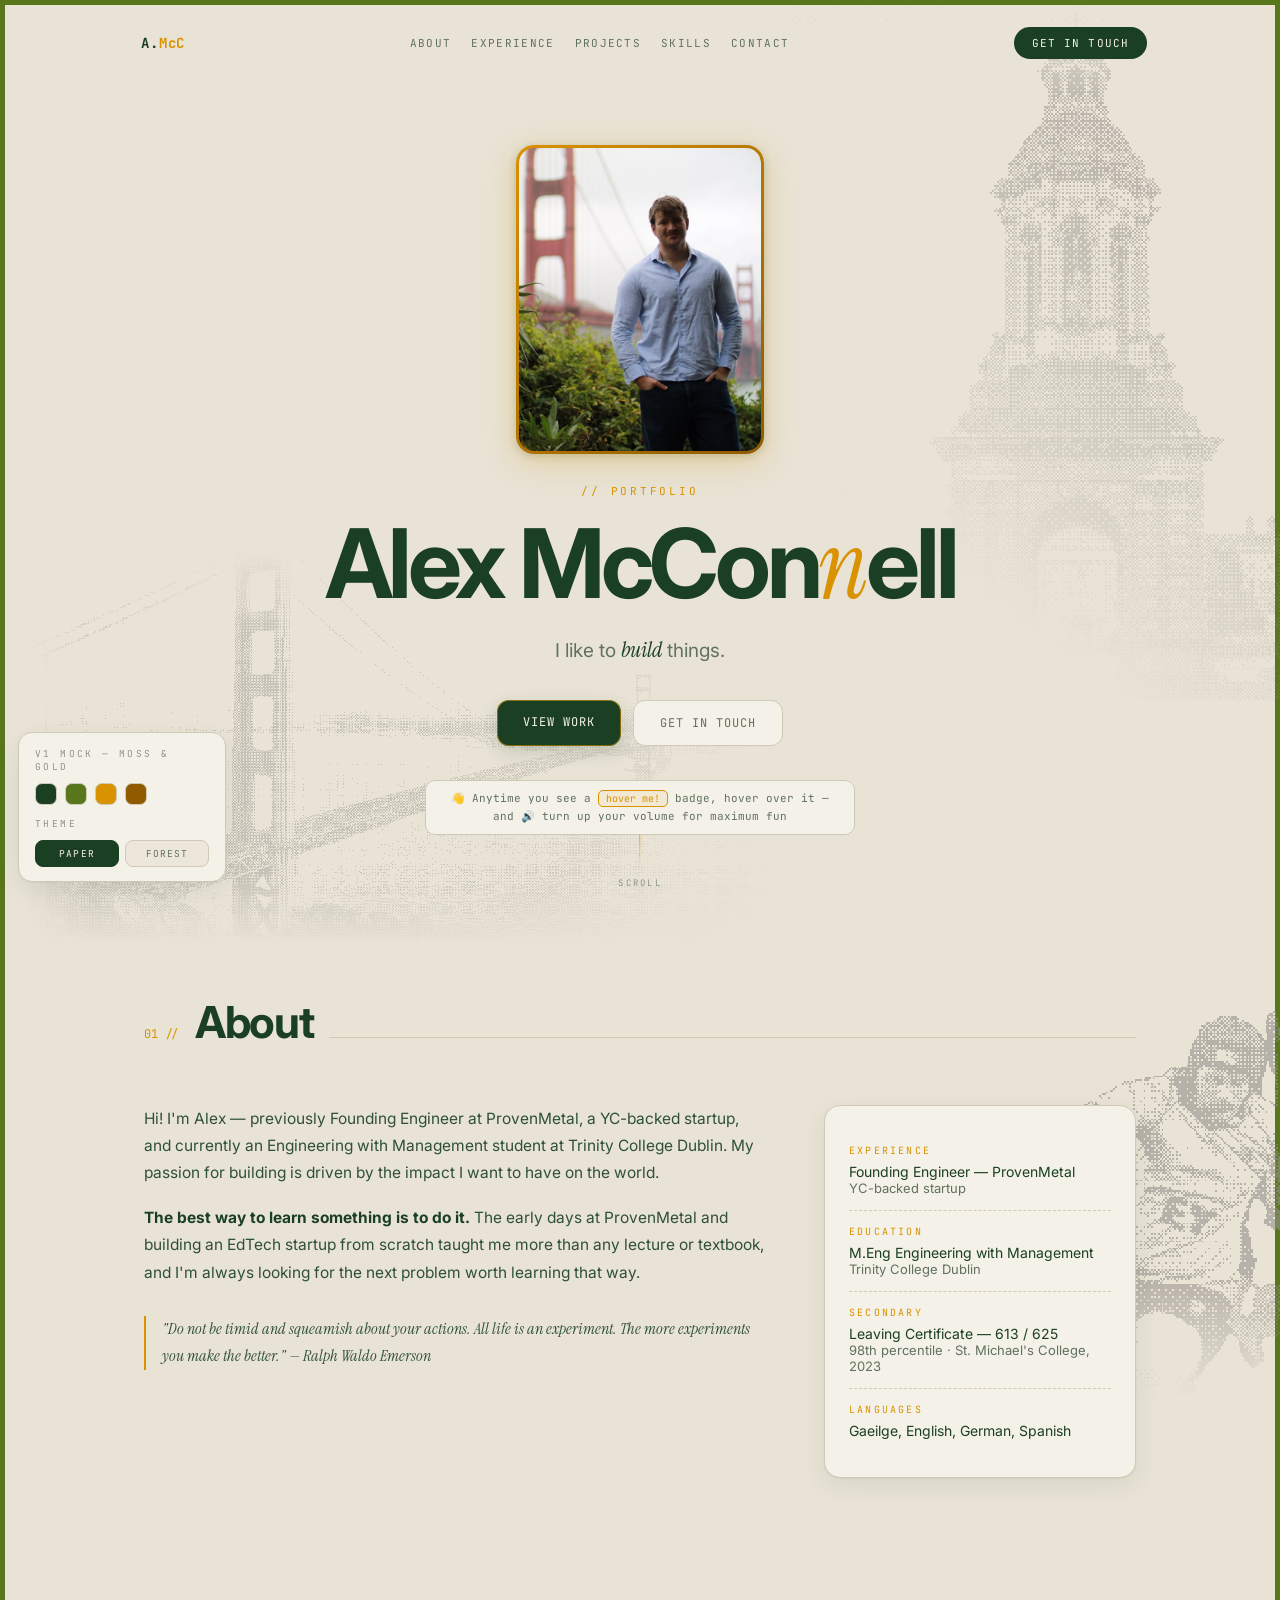
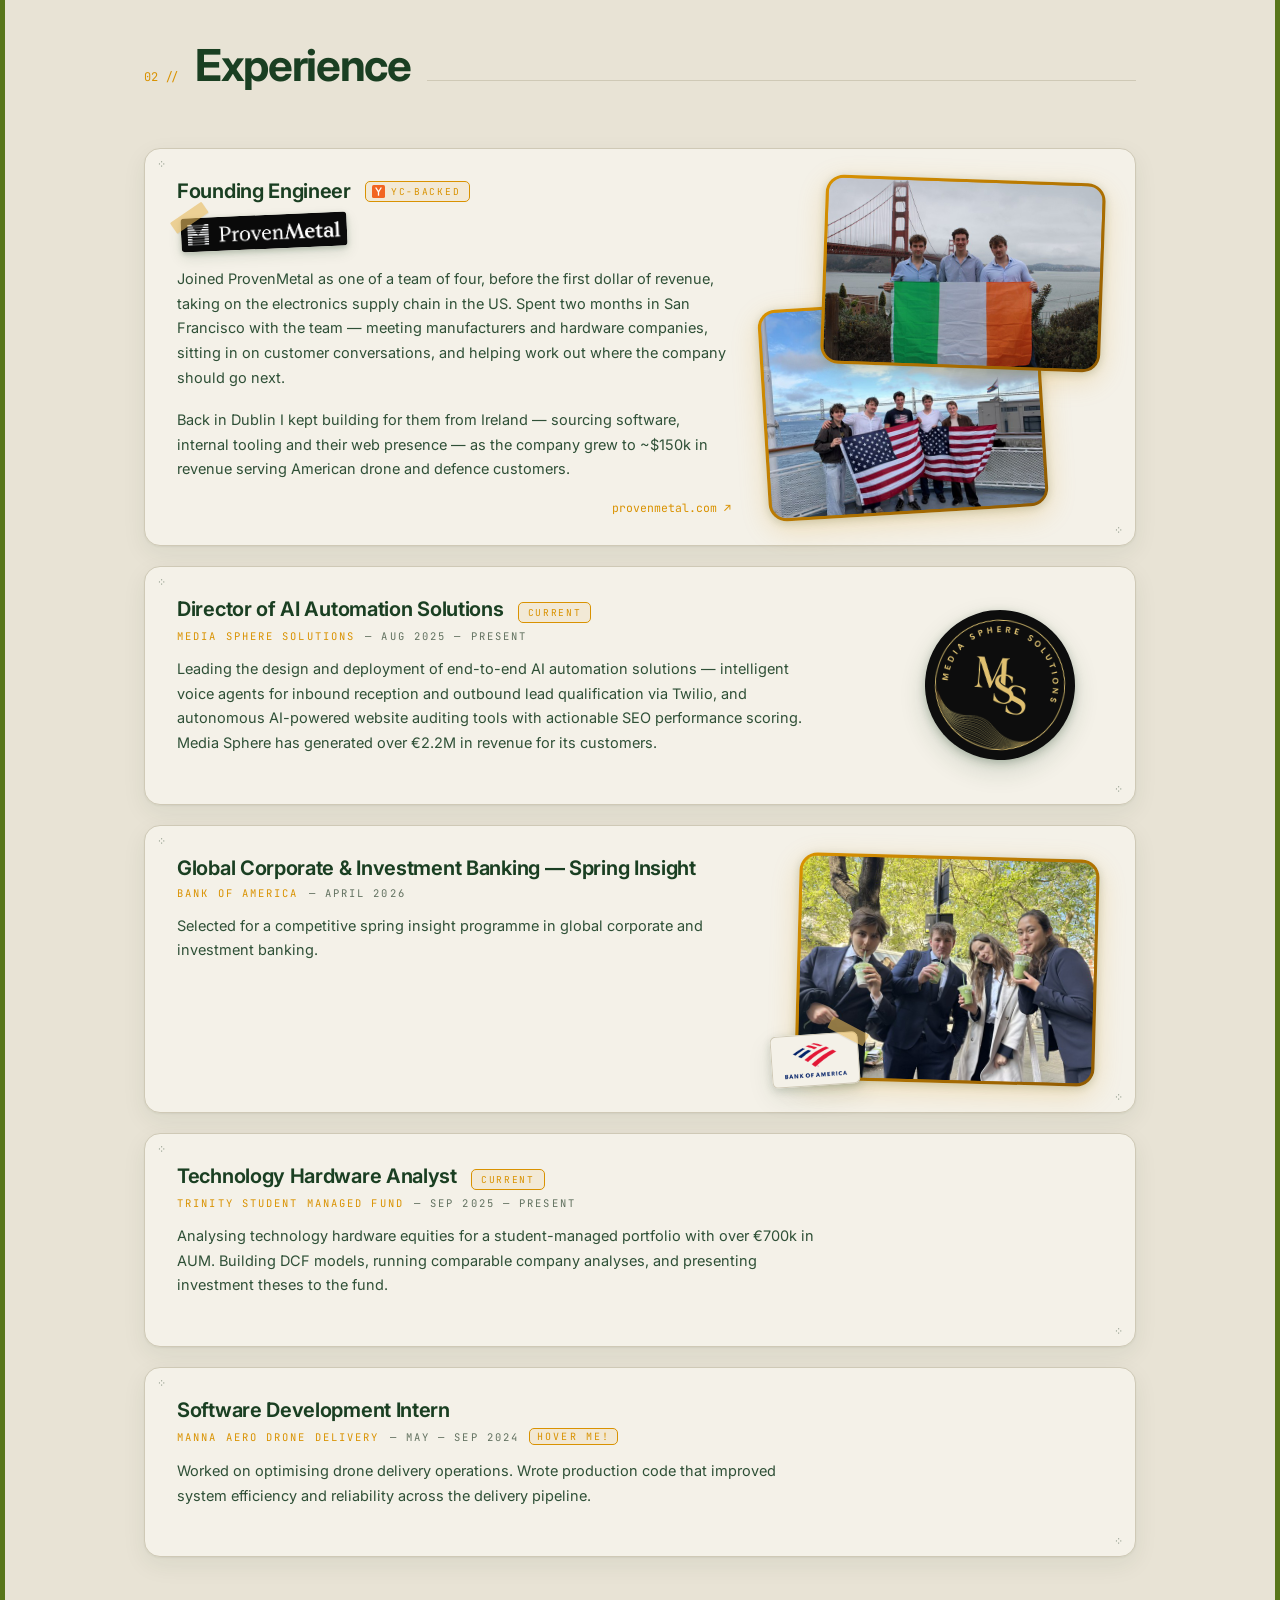
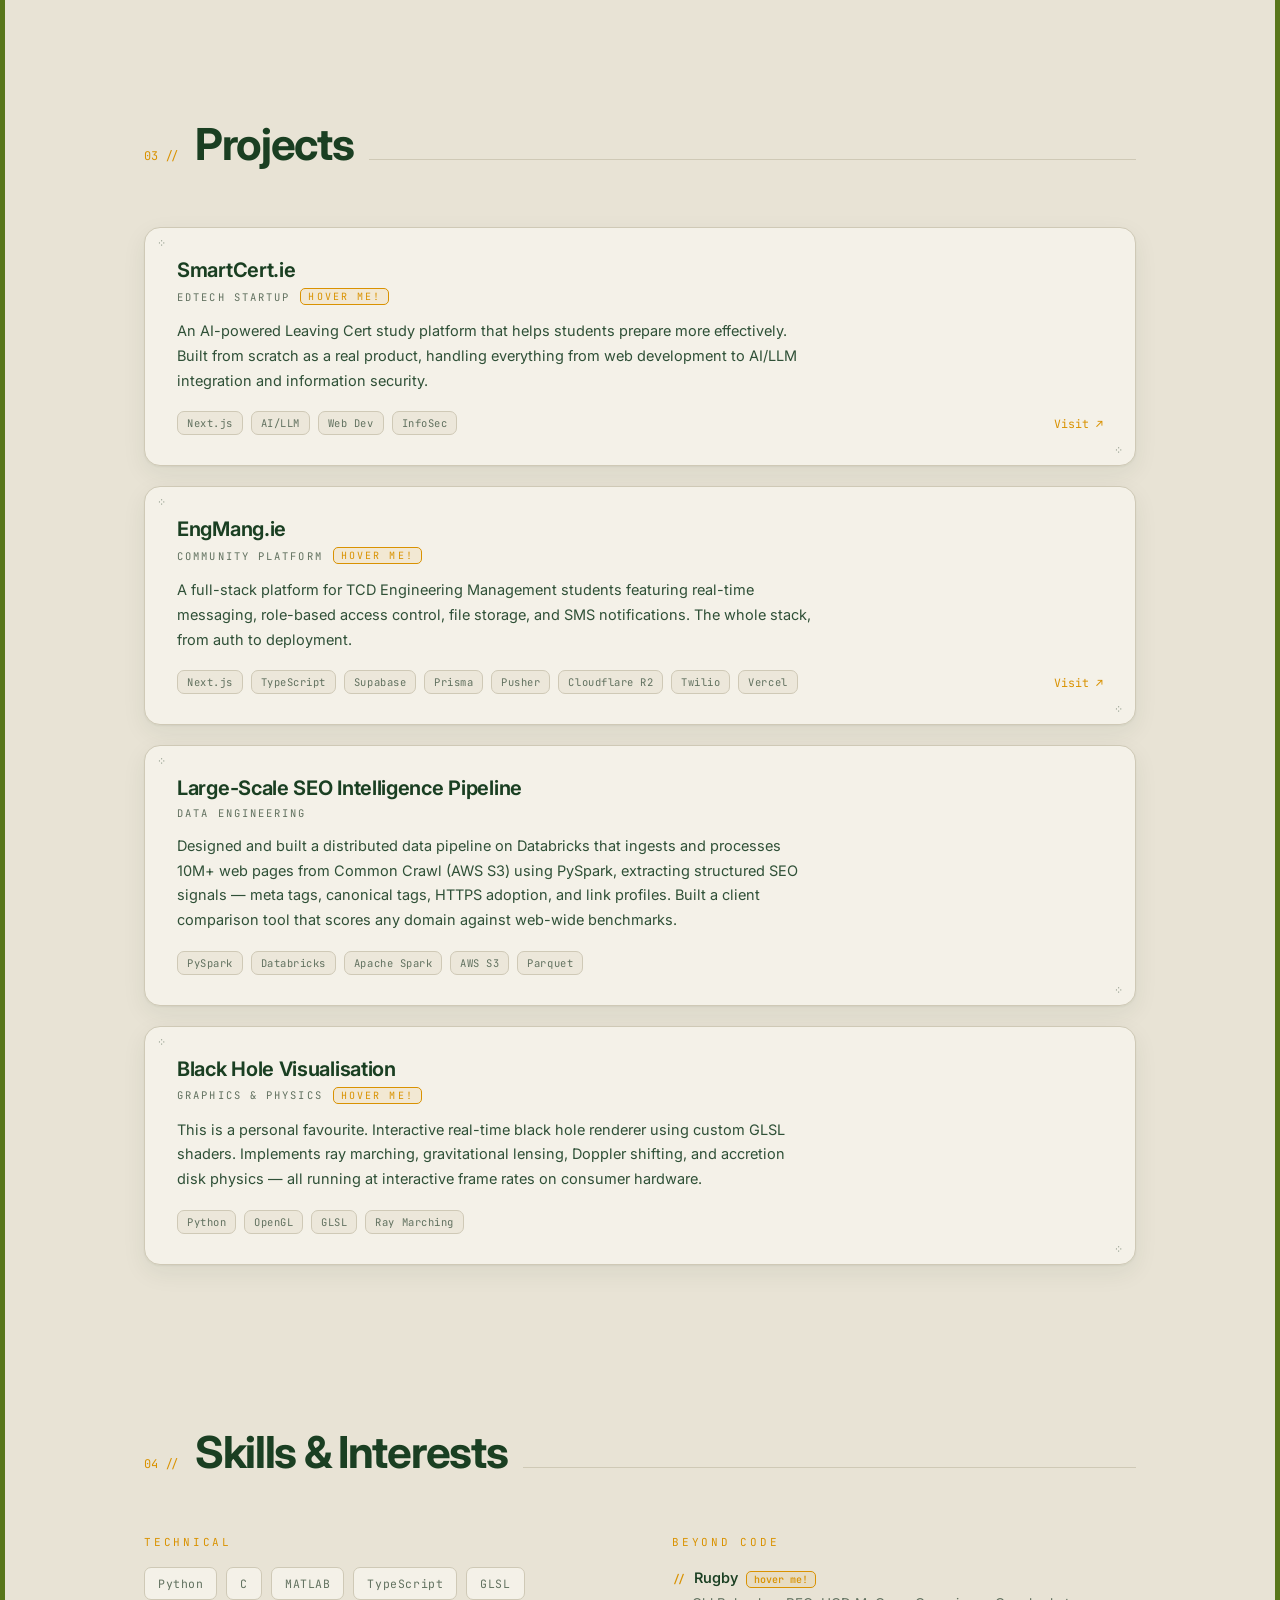
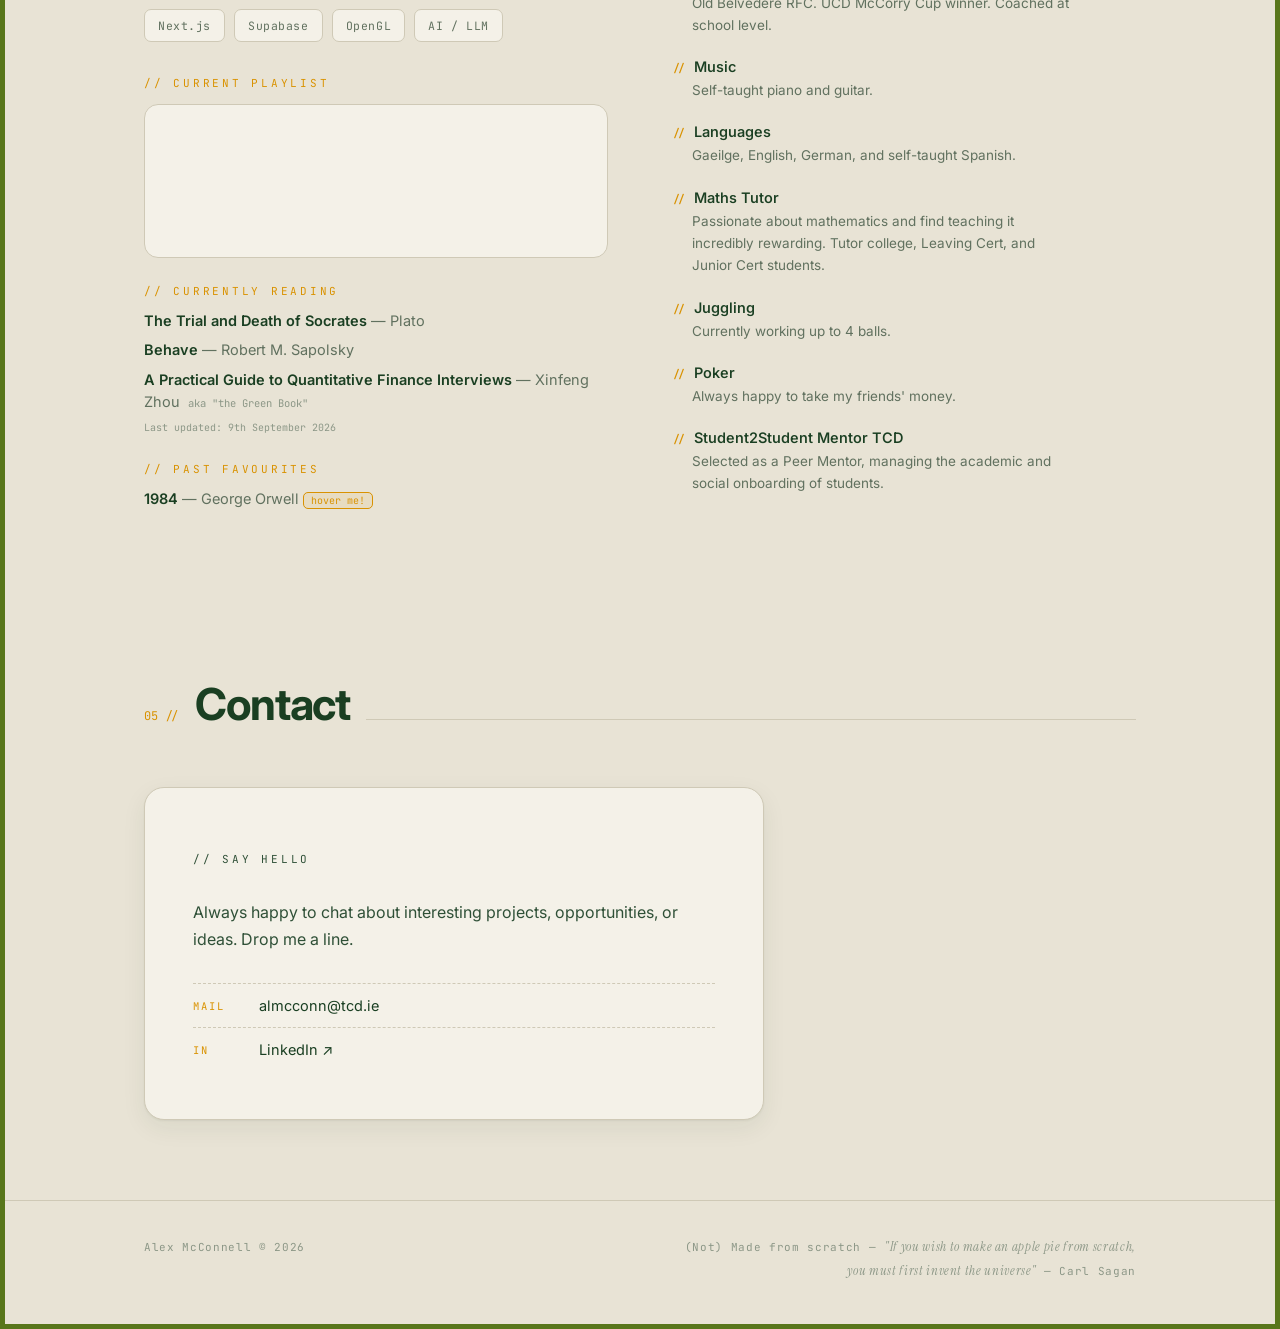
<file: mockup/index.html>
<!DOCTYPE html>
<html lang="en" data-theme="light">
<head>
<meta charset="UTF-8" />
<meta name="viewport" content="width=device-width, initial-scale=1.0" />
<title>Alex McConnell — v1 style mock</title>
<link rel="preconnect" href="https://fonts.googleapis.com" />
<link rel="preconnect" href="https://fonts.gstatic.com" crossorigin />
<link href="https://fonts.googleapis.com/css2?family=Inter:ital,opsz,wght@0,14..32,400..800;1,14..32,400..600&family=JetBrains+Mono:wght@400;500;700&family=Instrument+Serif:ital@0;1&display=swap" rel="stylesheet" />
<style>
  /* ---------- palette ---------- */
  :root {
    --font-mono: "JetBrains Mono", ui-monospace, monospace;
    --font-body: "Inter", -apple-system, system-ui, sans-serif;
    --font-serif: "Instrument Serif", Georgia, serif;
  }

  /* Moss & gold palette: #1A3F22 / #58761B / #D99201 / #905A01 (+ cream paper as the neutral) */
  :root {
    --accent: #d99201;   /* gold */
    --tan: #905a01;      /* bronze — gradient partner to the gold */
    --moss: #58761b;
  }

  html[data-theme="light"] {
    --bg: #e8e3d5;
    --surface: #f4f1e8;
    --surface-2: #ece7da;
    --ink: #1a3f22;
    --ink-soft: #2f5037;
    --muted: #61715f;
    --faint: #8c9787;
    --line: #cfc9b6;
    --btn-bg: #1a3f22;
    --btn-ink: #f4f1e8;
    --frame: var(--moss);
    --art-opacity: 0.65;
    --card-shadow: 0 1px 2px rgba(26,63,34,.06), 0 8px 24px rgba(26,63,34,.07);
  }

  /* forest: the palette's deep green as the page itself */
  html[data-theme="term"] {
    --bg: #1a3f22;
    --surface: #234a2c;
    --surface-2: #1f4527;
    --ink: #efe9dc;
    --ink-soft: #d9d3c4;
    --muted: #a9b6a2;
    --faint: #7e9079;
    --line: #305a39;
    --btn-bg: #d99201;
    --btn-ink: #1a3f22;
    --frame: var(--accent);
    --art-opacity: 0.4;
    --card-shadow: 0 1px 2px rgba(0,0,0,.35), 0 8px 24px rgba(0,0,0,.3);
  }

  html { --accent-ui: var(--accent); --accent-bright: var(--tan); }

  /* ---------- base ---------- */
  * { margin: 0; padding: 0; box-sizing: border-box; }
  html { scroll-behavior: smooth; }
  body {
    background: var(--bg);
    color: var(--ink);
    font-family: var(--font-body);
    overflow-x: hidden;
    border: 5px solid var(--frame);   /* page frame, like the ref */
    min-height: 100vh;
    transition: background .3s, color .3s;
  }
  ::selection { background: var(--accent-ui); color: var(--bg); }
  a { color: inherit; text-decoration: none; }
  .mono { font-family: var(--font-mono); }

  .label {
    font-family: var(--font-mono);
    font-size: 11px;
    letter-spacing: .25em;
    text-transform: uppercase;
    color: var(--accent-ui);
  }
  .wrap { max-width: 1040px; margin: 0 auto; padding: 0 24px; }
  section { position: relative; padding: 80px 0; }

  /* ---------- dithered background art ---------- */
  .art {
    position: absolute; pointer-events: none; z-index: 0;
    opacity: var(--art-opacity);
    image-rendering: pixelated;
  }
  /* Trinity Campanile — top right of the hero */
  .art-campanile {
    top: 0; right: -50px; width: min(540px, 44vw);
    opacity: calc(var(--art-opacity) * .8);
    -webkit-mask-image: linear-gradient(215deg, #000 30%, transparent 78%), linear-gradient(transparent, #000 14%);
            mask-image: linear-gradient(215deg, #000 30%, transparent 78%), linear-gradient(transparent, #000 14%);
    -webkit-mask-composite: source-in;
            mask-composite: intersect;
  }
  /* Golden Gate — bottom-left of the hero, kept clear of the Campanile on the right */
  .art-bridge {
    bottom: -30px; left: 20px; width: min(874px, 60vw);
    opacity: calc(var(--art-opacity) * .6);
    -webkit-mask-image: linear-gradient(transparent 0%, #000 22%, #000 82%, transparent 100%), linear-gradient(90deg, transparent 0%, #000 8%, #000 58%, transparent 100%);
            mask-image: linear-gradient(transparent 0%, #000 22%, #000 82%, transparent 100%), linear-gradient(90deg, transparent 0%, #000 8%, #000 58%, transparent 100%);
    -webkit-mask-composite: source-in;
            mask-composite: intersect;
  }
  /* Alex mid-tackle — beside the About fact card, bleeding off the right edge */
  .art-rugby {
    top: 96px; right: -30px; width: min(300px, 21vw);
    opacity: calc(var(--art-opacity) * .9);
    -webkit-mask-image: linear-gradient(#000 58%, transparent 84%);
            mask-image: linear-gradient(#000 58%, transparent 84%);
  }
  .art-corner {
    bottom: -140px; right: -220px; width: 780px;
    opacity: calc(var(--art-opacity) * .6);
    -webkit-mask-image: linear-gradient(200deg, #000 40%, transparent 85%);
            mask-image: linear-gradient(200deg, #000 40%, transparent 85%);
  }
  .pixel-star { position: absolute; font-family: var(--font-mono); color: var(--faint); user-select: none; pointer-events: none; }

  /* ---------- nav ---------- */
  nav { position: fixed; top: 14px; left: 0; right: 0; z-index: 40; display: flex; flex-direction: column; align-items: center; gap: 0; }
  .nav-pill {
    display: flex; align-items: center; justify-content: space-between; gap: 26px;
    width: min(1040px, calc(100vw - 44px));
    background: transparent;
    border: 1px solid transparent;
    border-radius: 999px;
    padding: 12px 12px 12px 20px;
    box-shadow: none;
    transition: width .7s ease-in-out, background .7s ease-in-out,
                border-color .7s ease-in-out, box-shadow .7s ease-in-out,
                padding .7s ease-in-out, backdrop-filter .7s ease-in-out;
  }
  .nav-pill.scrolled {
    width: min(660px, calc(100vw - 44px));
    background: color-mix(in srgb, var(--surface) 82%, transparent);
    backdrop-filter: blur(14px);
    border-color: var(--line);
    box-shadow: var(--card-shadow);
    padding: 8px 10px 8px 18px;
  }
  .nav-logo { font-family: var(--font-mono); font-weight: 700; font-size: 14px; letter-spacing: .06em; }
  .nav-logo span { color: var(--accent-ui); }
  .nav-links { display: flex; gap: 20px; }
  .nav-links a {
    font-family: var(--font-mono); font-size: 11px; letter-spacing: .12em; text-transform: uppercase;
    color: var(--muted); transition: color .2s;
  }
  .nav-links a:hover { color: var(--accent-ui); }
  .nav-cta {
    font-family: var(--font-mono); font-size: 11px; letter-spacing: .1em; text-transform: uppercase;
    background: var(--btn-bg); color: var(--btn-ink);
    padding: 9px 18px; border-radius: 999px;
  }

  /* ---------- hero ---------- */
  .hero { min-height: 100vh; display: flex; align-items: center; justify-content: center; text-align: center; padding: 140px 0 80px; }
  .hero-inner { position: relative; z-index: 1; max-width: 940px; padding: 0 24px; }
  /* name breaks onto two lines only when it can't fit on one */
  @media (min-width: 900px) { h1 .brk { display: none; } }
  h1 {
    font-size: clamp(52px, 9vw, 96px);
    font-weight: 700; letter-spacing: -.045em; line-height: .98;
    margin: 18px 0 22px;
  }
  h1 .serif { font-family: var(--font-serif); font-style: italic; font-weight: 400; letter-spacing: -.02em; color: var(--accent-ui); }
  .hero-sub { font-size: 19px; color: var(--muted); margin-bottom: 36px; }
  .hero-sub .serif { font-family: var(--font-serif); font-style: italic; font-size: 22px; color: var(--ink); }

  .btn-row { display: flex; gap: 12px; justify-content: center; margin-bottom: 34px; }
  .btn {
    font-family: var(--font-mono); font-size: 12px; letter-spacing: .08em; text-transform: uppercase;
    padding: 14px 26px; border-radius: 12px; position: relative; overflow: hidden;
    transition: transform .15s;
  }
  .btn:hover { transform: translateY(-1px); }
  .btn-primary {
    background: var(--btn-bg); color: var(--btn-ink);
    box-shadow:
      inset 0 0 0 1px color-mix(in srgb, var(--accent) 55%, transparent),
      inset 0 1px 0 rgba(255,255,255,.07),
      0 6px 18px rgba(26,63,34,.16);
  }
  .btn-primary:hover { box-shadow: inset 0 0 0 1px var(--accent), inset 0 1px 0 rgba(255,255,255,.07), 0 10px 24px rgba(26,63,34,.2); }
  html[data-theme="term"] .btn-primary {
    box-shadow: inset 0 0 0 1px rgba(26,63,34,.35), 0 6px 18px rgba(0,0,0,.3);
  }
  .btn-ghost { border: 1px solid var(--line); background: var(--surface); color: var(--muted); }
  .btn-ghost:hover { color: var(--accent-ui); border-color: var(--accent-ui); }

  .hint {
    display: inline-block; font-family: var(--font-mono); font-size: 11px; line-height: 1.7;
    color: var(--muted); background: var(--surface);
    border: 1px solid var(--line); border-radius: 10px; padding: 8px 14px; max-width: 430px;
  }
  .hover-badge {
    font-family: var(--font-mono); font-size: 10px; color: var(--accent-ui);
    border: 1px solid var(--accent-ui); border-radius: 5px; padding: 1px 7px;
    background: color-mix(in srgb, var(--accent-ui) 9%, transparent);
    white-space: nowrap;
  }

  .portrait {
    margin: 0 auto 30px; width: 248px; border-radius: 18px;
    padding: 3px; background: linear-gradient(135deg, var(--accent), var(--tan));
    box-shadow: 0 8px 32px rgba(217,146,1,.28), 0 2px 8px rgba(26,63,34,.2);
  }
  .portrait img {
    display: block; width: 100%; aspect-ratio: 4 / 5;
    object-fit: cover; border-radius: 15px;
  }

  .scroll-cue { position: absolute; bottom: 26px; left: 50%; transform: translateX(-50%); text-align: center; }
  .scroll-cue .bar { width: 1px; height: 44px; margin: 0 auto 8px; background: linear-gradient(var(--accent-ui), transparent); }

  /* ---------- section heading ---------- */
  .sec-head { display: flex; align-items: baseline; gap: 16px; margin-bottom: 56px; }
  .sec-head .num { font-family: var(--font-mono); font-size: 12px; color: var(--accent-ui); }
  .sec-head h2 { font-size: clamp(30px, 4.6vw, 44px); font-weight: 700; letter-spacing: -.03em; }
  .sec-head .rule { flex: 1; height: 1px; background: var(--line); }

  /* ---------- about ---------- */
  .about-grid { display: grid; grid-template-columns: 2fr 1fr; gap: 56px; position: relative; z-index: 1; }
  .about-copy p { color: var(--ink-soft); line-height: 1.75; font-size: 15.5px; margin-bottom: 18px; }
  .about-copy strong { color: var(--ink); }
  .quote { font-family: var(--font-serif); font-style: italic; font-size: 18.5px; color: var(--muted); border-left: 2px solid var(--accent-ui); padding-left: 16px; margin-top: 30px; }
  .fact-card { background: var(--surface); border: 1px solid var(--line); border-radius: 16px; padding: 24px; box-shadow: var(--card-shadow); height: fit-content; }
  .fact { padding: 14px 0; border-bottom: 1px dashed var(--line); }
  .fact:last-child { border-bottom: 0; }
  .fact .k { font-family: var(--font-mono); font-size: 10px; letter-spacing: .22em; text-transform: uppercase; color: var(--accent-ui); margin-bottom: 6px; }
  .fact .v { font-size: 14px; color: var(--ink); }
  .fact .s { font-size: 13px; color: var(--muted); }

  /* ---------- projects ---------- */
  .cards { display: flex; flex-direction: column; gap: 20px; position: relative; z-index: 1; }
  .card {
    position: relative; background: var(--surface); border: 1px solid var(--line);
    border-radius: 16px; padding: 30px 32px; box-shadow: var(--card-shadow);
    transition: border-color .25s, transform .2s;
  }
  .card:hover { border-color: color-mix(in srgb, var(--accent-ui) 55%, var(--line)); transform: translateY(-2px); }
  .card::before, .card::after {
    font-family: var(--font-mono); font-size: 11px; color: var(--faint); position: absolute;
    content: "⁘"; transition: color .25s;
  }
  .card::before { top: 8px; left: 12px; }
  .card::after  { bottom: 8px; right: 12px; }
  .card:hover::before, .card:hover::after { color: var(--accent-ui); }
  .card-top { display: flex; justify-content: space-between; align-items: baseline; gap: 16px; margin-bottom: 6px; }
  .card h3 { font-size: 20px; font-weight: 650; letter-spacing: -.015em; }
  .card .sub { font-family: var(--font-mono); font-size: 10.5px; letter-spacing: .2em; text-transform: uppercase; color: var(--muted); margin: 4px 0 14px; display: flex; gap: 10px; align-items: center; }
  .card .anno { font-family: var(--font-mono); font-size: 11px; color: var(--accent-ui); opacity: 0; transition: opacity .25s; white-space: nowrap; }
  .card:hover .anno { opacity: 1; }
  .card p { font-size: 14.5px; color: var(--ink-soft); line-height: 1.7; max-width: 640px; margin-bottom: 18px; }
  .chips { display: flex; flex-wrap: wrap; gap: 8px; align-items: center; }
  .chip {
    font-family: var(--font-mono); font-size: 10.5px; letter-spacing: .05em;
    border: 1px solid var(--line); border-radius: 7px; padding: 4px 9px;
    color: var(--muted); background: var(--surface-2);
  }
  .visit { margin-left: auto; font-family: var(--font-mono); font-size: 11.5px; color: var(--accent-ui); }
  .visit:hover { text-decoration: underline; }

  /* ---------- experience (same card format as projects) ---------- */
  .card-top.tight { justify-content: flex-start; gap: 14px; }
  .tag {
    font-family: var(--font-mono); font-size: 9.5px; letter-spacing: .18em; text-transform: uppercase;
    color: var(--accent-ui); border: 1px solid var(--accent-ui); border-radius: 5px; padding: 3px 9px;
    background: color-mix(in srgb, var(--accent-ui) 8%, transparent); white-space: nowrap;
  }
  .tag-yc { display: inline-flex; align-items: center; gap: 6px; padding-left: 6px; }
  .tag-yc svg { width: 13px; height: 13px; display: block; }
  .card .sub .co { color: var(--accent-ui); }
  .card .sub-logo { text-transform: none; letter-spacing: 0; margin: 12px 0 18px 4px; }
  .card-split { display: flex; gap: 32px; align-items: flex-start; justify-content: space-between; }
  .card-split > div:first-child { flex: 1; min-width: 0; }
  /* scrapbook bits: tilted logo clipping with tape, and a slightly askew pinned photo */
  .sticker {
    position: relative; display: inline-block; line-height: 0;
    transform: rotate(-2.5deg);
    border-radius: 4px;
    box-shadow: 0 2px 5px rgba(26,63,34,.22), 0 6px 14px rgba(26,63,34,.12);
    transition: transform .25s;
  }
  .sticker:hover { transform: rotate(0deg) translateY(-1px); }
  .sticker img { display: block; height: 34px; width: auto; border-radius: 4px; }
  .sticker::after {
    content: ""; position: absolute; top: -7px; left: -10px; width: 38px; height: 13px;
    background: color-mix(in srgb, var(--accent) 38%, rgba(255,255,255,.35));
    transform: rotate(-32deg); border-radius: 1px;
    box-shadow: 0 1px 1px rgba(0,0,0,.08);
  }
  /* company logos pinned to the right-hand side of a card */
  .card-logo { flex: 0 0 auto; align-self: center; margin-right: 28px; line-height: 0; transition: transform .25s; }
  .card-logo:hover { transform: rotate(0deg) translateY(-2px); }
  .card-logo.seal-dark {
    width: 150px; height: 150px; border-radius: 50%; padding: 10px;
    background: #0d0d0d; transform: rotate(4deg);
    box-shadow: 0 3px 8px rgba(26,63,34,.25), 0 10px 26px rgba(26,63,34,.16);
  }
  .card-logo.seal-dark img { width: 100%; height: 100%; display: block; }
  .card-logo.paper {
    position: relative; background: var(--surface); padding: 20px 28px; border-radius: 6px;
    transform: rotate(-2deg);
    box-shadow: 0 3px 8px rgba(26,63,34,.18), 0 10px 26px rgba(26,63,34,.1), inset 0 0 0 1px var(--line);
  }
  .card-logo.paper img { height: 66px; width: auto; display: block; }
  /* two prints in a loose pile */
  .pm-stack { position: relative; flex: 0 0 340px; height: 335px; }
  .pm-stack .card-photo { position: absolute; width: 280px; margin: 0; }
  .pm-stack .pm-a { top: 0; right: 0; transform: rotate(2deg); z-index: 2; }
  .pm-stack .pm-b { bottom: 0; left: 0; transform: rotate(-3.5deg); z-index: 1; }
  .pm-stack .card-photo:hover { z-index: 3; transform: rotate(0deg) scale(1.03); }
  .card-photo { transition: transform .25s; }
  /* photo with a small logo clipping pinned over its corner */
  .card-photo-stack { position: relative; flex: 0 0 300px; align-self: center; margin-right: 6px; }
  .card-photo-stack .card-photo { flex: none; margin-top: 0; }
  .card-photo-stack .card-logo { position: absolute; left: -26px; bottom: -4px; margin: 0; transform: rotate(-4deg); }
  .card-logo.paper.small { padding: 9px 13px; }
  .card-logo.paper.small img { height: 34px; }
  .card-logo.paper.small::after { width: 40px; height: 13px; top: -7px; right: -11px; }
  .card-logo.paper::after {
    content: ""; position: absolute; top: -9px; right: -14px; width: 52px; height: 16px;
    background: color-mix(in srgb, var(--accent) 38%, rgba(255,255,255,.35));
    transform: rotate(32deg); border-radius: 1px; box-shadow: 0 1px 1px rgba(0,0,0,.08);
  }
  .card-photo {
    flex: 0 0 300px; padding: 3px; border-radius: 18px; margin-top: 4px;
    background: linear-gradient(135deg, var(--accent), var(--tan));
    box-shadow: 0 8px 28px rgba(217,146,1,.22), 0 2px 8px rgba(26,63,34,.2);
    transform: rotate(1.5deg);
  }
  .card-photo img { display: block; width: 100%; border-radius: 15px; }
  @media (max-width: 860px) {
    .card-split { flex-direction: column; }
    .card-photo { flex-basis: auto; width: 100%; max-width: 360px; }
  }

  /* ---------- skills ---------- */
  .skills-grid { display: grid; grid-template-columns: 1fr 1fr; gap: 64px; position: relative; z-index: 1; }
  .skill-chips { display: flex; flex-wrap: wrap; gap: 9px; margin: 18px 0 34px; }
  .skill-chips .chip { font-size: 11.5px; padding: 8px 13px; background: var(--surface); transition: all .2s; cursor: default; }
  .skill-chips .chip:hover { color: var(--accent-ui); border-color: var(--accent-ui); }
  .embed { border: 1px solid var(--line); border-radius: 14px; overflow: hidden; margin: 14px 0 26px; background: var(--surface); }
  .interest { margin-bottom: 22px; position: relative; }
  /* hover photos: framed, slightly askew, rise up above the item */
  .pop {
    position: absolute; left: 0; bottom: calc(100% + 14px); z-index: 50;
    display: flex; gap: 16px; align-items: flex-end;
    opacity: 0; transform: translateY(8px) scale(.97); transition: opacity .3s, transform .3s;
    pointer-events: none;
  }
  .interest:hover .pop { opacity: 1; transform: none; }
  .pop .frame {
    display: block; padding: 3px; border-radius: 16px; line-height: 0;
    background: linear-gradient(135deg, var(--accent), var(--tan));
    box-shadow: 0 8px 32px rgba(217,146,1,.3), 0 2px 8px rgba(26,63,34,.25);
  }
  .pop .frame img { display: block; border-radius: 13px; height: auto; }
  .pop .tilt-l { transform: rotate(-2.5deg); }
  .pop .tilt-r { transform: rotate(3deg); }
  .interest .h { display: flex; gap: 8px; align-items: baseline; font-size: 14.5px; font-weight: 550; }
  .interest .h .m { font-family: var(--font-mono); font-size: 11px; color: var(--accent-ui); }
  .interest p { font-size: 13.5px; color: var(--muted); line-height: 1.65; margin: 4px 0 0 20px; max-width: 380px; }
  .reading { font-size: 14.5px; margin-top: 12px; }
  .reading .book { margin-bottom: 8px; line-height: 1.5; }
  .reading .title { font-weight: 600; }
  .reading .auth { color: var(--muted); }
  .reading .note { font-family: var(--font-mono); font-size: 10.5px; color: var(--faint); margin-left: 4px; white-space: nowrap; }
  .reading .upd { font-family: var(--font-mono); font-size: 10px; color: var(--faint); margin-top: 2px; }

  /* ---------- contact ---------- */
  .contact-card {
    position: relative; z-index: 1;
    background: var(--surface); border: 1px solid var(--line); border-radius: 20px;
    padding: 48px; box-shadow: var(--card-shadow); max-width: 620px;
  }
  .contact-card p { color: var(--ink-soft); line-height: 1.7; margin: 14px 0 30px; }
  .contact-line { display: flex; align-items: center; gap: 14px; padding: 13px 0; border-top: 1px dashed var(--line); font-size: 14.5px; }
  .contact-line .k { font-family: var(--font-mono); font-size: 10.5px; letter-spacing: .2em; text-transform: uppercase; color: var(--accent-ui); width: 52px; }
  .contact-line a:hover { color: var(--accent-ui); }

  /* ---------- footer ---------- */
  footer { border-top: 1px solid var(--line); padding: 34px 0 42px; position: relative; z-index: 1; }
  .foot { display: flex; justify-content: space-between; gap: 20px; align-items: baseline; flex-wrap: wrap; }
  footer p { font-family: var(--font-mono); font-size: 11px; color: var(--faint); letter-spacing: .06em; line-height: 1.8; max-width: 460px; }
  footer .serif { font-family: var(--font-serif); font-style: italic; font-size: 13px; }

  /* ---------- mock control panel ---------- */
  .panel {
    position: fixed; bottom: 18px; left: 18px; z-index: 60;
    background: var(--surface); border: 1px solid var(--line); border-radius: 14px;
    padding: 14px 16px; box-shadow: var(--card-shadow); width: 208px;
  }
  .panel .t { font-family: var(--font-mono); font-size: 9.5px; letter-spacing: .25em; text-transform: uppercase; color: var(--faint); margin-bottom: 10px; }
  .swatches { display: flex; gap: 8px; margin-bottom: 12px; }
  .sw { width: 22px; height: 22px; border-radius: 7px; border: 1px solid var(--line); display: inline-block; }
  .themes { display: flex; gap: 6px; }
  .th {
    flex: 1; font-family: var(--font-mono); font-size: 9.5px; letter-spacing: .12em; text-transform: uppercase;
    border: 1px solid var(--line); background: var(--surface-2); color: var(--muted);
    border-radius: 8px; padding: 6px 0; cursor: pointer;
  }
  .th.on { background: var(--btn-bg); color: var(--btn-ink); border-color: var(--btn-bg); }

  @media (max-width: 860px) {
    .about-grid, .skills-grid { grid-template-columns: 1fr; }
    .nav-links { display: none; }
    .art-hero { width: 160vw; }
  }
</style>
</head>
<body>

<!-- nav -->
<nav>
  <div class="nav-pill" id="navPill">
    <a href="#" class="nav-logo">A.<span>McC</span></a>
    <div class="nav-links">
      <a href="#about">About</a>
      <a href="#experience">Experience</a>
      <a href="#projects">Projects</a>
      <a href="#skills">Skills</a>
      <a href="#contact">Contact</a>
    </div>
    <a class="nav-cta" href="#contact">Get in touch</a>
  </div>
</nav>

<!-- hero -->
<section class="hero">
  <img class="art art-campanile" src="art/campanile-dither.png" alt="" />
  <img class="art art-bridge" src="art/bridge-dither.png" alt="" />

  <div class="hero-inner">
    <div class="portrait">
      <img src="art/profile.jpg" alt="Alex McConnell" />
    </div>
    <p class="label">// portfolio</p>
    <h1>Alex <br class="brk" />McCon<span class="serif">n</span>ell</h1>
    <p class="hero-sub">I like to <span class="serif">build</span> things.</p>

    <div class="btn-row">
      <a class="btn btn-primary" href="#projects">View work</a>
      <a class="btn btn-ghost" href="#contact">Get in touch</a>
    </div>

    <p class="hint">👋 Anytime you see a <span class="hover-badge">hover me!</span> badge, hover over it — and 🔊 turn up your volume for maximum fun</p>
  </div>

  <div class="scroll-cue">
    <div class="bar"></div>
    <p class="label" style="font-size:9px; color: var(--faint);">Scroll</p>
  </div>
</section>

<!-- about -->
<section id="about">
  <img class="art art-rugby" src="art/rugby-dither.png" alt="" />
  <div class="wrap">
    <div class="sec-head"><span class="num">01 //</span><h2>About</h2><span class="rule"></span></div>
    <div class="about-grid">
      <div class="about-copy">
        <p>Hi! I'm Alex — previously Founding Engineer at ProvenMetal, a YC-backed startup, and currently an Engineering with Management student at Trinity College Dublin. My passion for building is driven by the impact I want to have on the world.</p>
        <p><strong>The best way to learn something is to do it.</strong> The early days at ProvenMetal and building an EdTech startup from scratch taught me more than any lecture or textbook, and I'm always looking for the next problem worth learning that way.</p>
        <p class="quote">"Do not be timid and squeamish about your actions. All life is an experiment. The more experiments you make the better." — Ralph Waldo Emerson</p>      </div>
      <div class="fact-card">
        <div class="fact"><div class="k">Experience</div><div class="v">Founding Engineer — ProvenMetal</div><div class="s">YC-backed startup</div></div>
        <div class="fact"><div class="k">Education</div><div class="v">M.Eng Engineering with Management</div><div class="s">Trinity College Dublin</div></div>
        <div class="fact"><div class="k">Secondary</div><div class="v">Leaving Certificate — 613 / 625</div><div class="s">98th percentile · St. Michael's College, 2023</div></div>
        <div class="fact"><div class="k">Languages</div><div class="v">Gaeilge, English, German, Spanish</div></div>
      </div>
    </div>
  </div>
</section>

<!-- experience -->
<section id="experience">
  <div class="wrap">
    <div class="sec-head"><span class="num">02 //</span><h2>Experience</h2><span class="rule"></span></div>
    <div class="cards">

      <div class="card">
        <div class="card-split">
          <div>
            <div class="card-top tight"><h3>Founding Engineer</h3><span class="tag tag-yc"><svg viewBox="0 0 24 24" aria-hidden="true"><rect width="24" height="24" rx="3" fill="#f26522"/><path d="M7.4 5.6 12 12.6l4.6-7" fill="none" stroke="#fff" stroke-width="2.4" stroke-linecap="square"/><path d="M12 12.4V18.6" stroke="#fff" stroke-width="2.4" stroke-linecap="square"/></svg>YC-backed</span></div>
            <div class="sub sub-logo"><a class="sticker" href="https://provenmetal.com" target="_blank" rel="noopener noreferrer" aria-label="ProvenMetal"><img src="art/provenmetal-logo.png" alt="ProvenMetal" /></a></div>
            <p>Joined ProvenMetal as one of a team of four, before the first dollar of revenue, taking on the electronics supply chain in the US. Spent two months in San Francisco with the team — meeting manufacturers and hardware companies, sitting in on customer conversations, and helping work out where the company should go next.</p>
            <p>Back in Dublin I kept building for them from Ireland — sourcing software, internal tooling and their web presence — as the company grew to ~$150k in revenue serving American drone and defence customers.</p>
            <div class="chips"><a class="visit" href="https://provenmetal.com" target="_blank" rel="noopener noreferrer">provenmetal.com ↗</a></div>
          </div>
          <div class="pm-stack">
            <div class="card-photo pm-b"><img src="art/provenmetal-team-us.jpg" alt="ProvenMetal team with US flags by the Bay Bridge" /></div>
            <div class="card-photo pm-a"><img src="art/provenmetal-team.jpg" alt="ProvenMetal team at the Golden Gate Bridge" /></div>
          </div>
        </div>
      </div>

      <div class="card">
        <div class="card-split">
          <div>
            <div class="card-top tight"><h3>Director of AI Automation Solutions</h3><span class="tag">Current</span></div>
            <div class="sub"><span class="co">Media Sphere Solutions</span> — Aug 2025 — Present</div>
            <p>Leading the design and deployment of end-to-end AI automation solutions — intelligent voice agents for inbound reception and outbound lead qualification via Twilio, and autonomous AI-powered website auditing tools with actionable SEO performance scoring. Media Sphere has generated over €2.2M in revenue for its customers.</p>
          </div>
          <div class="card-logo seal-dark"><img src="art/mss-logo.png" alt="Media Sphere Solutions" /></div>
        </div>
      </div>

      <div class="card">
        <div class="card-split">
          <div>
            <div class="card-top tight"><h3>Global Corporate &amp; Investment Banking — Spring Insight</h3></div>
            <div class="sub"><span class="co">Bank of America</span> — April 2026</div>
            <p>Selected for a competitive spring insight programme in global corporate and investment banking.</p>
          </div>
          <div class="card-photo-stack">
            <div class="card-photo"><img src="art/bofa-cohort.jpg" alt="Spring Insight cohort in London" /></div>
            <div class="card-logo paper small"><img src="art/bofa-logo.png" alt="Bank of America" /></div>
          </div>
        </div>
      </div>

      <div class="card">
        <div class="card-top tight"><h3>Technology Hardware Analyst</h3><span class="tag">Current</span></div>
        <div class="sub"><span class="co">Trinity Student Managed Fund</span> — Sep 2025 — Present</div>
        <p>Analysing technology hardware equities for a student-managed portfolio with over €700k in AUM. Building DCF models, running comparable company analyses, and presenting investment theses to the fund.</p>
      </div>

      <div class="card">
        <div class="card-top tight"><h3>Software Development Intern</h3></div>
        <div class="sub"><span class="co">Manna Aero Drone Delivery</span> — May — Sep 2024 <span class="hover-badge">hover me!</span></div>
        <p>Worked on optimising drone delivery operations. Wrote production code that improved system efficiency and reliability across the delivery pipeline.</p>
      </div>

    </div>
  </div>
</section>

<!-- projects -->
<section id="projects">
  <div class="wrap">
    <div class="sec-head"><span class="num">03 //</span><h2>Projects</h2><span class="rule"></span></div>
    <div class="cards">

      <div class="card">
        <div class="card-top"><h3>SmartCert.ie</h3><span class="anno">// active users, real product</span></div>
        <div class="sub">EdTech Startup <span class="hover-badge">hover me!</span></div>
        <p>An AI-powered Leaving Cert study platform that helps students prepare more effectively. Built from scratch as a real product, handling everything from web development to AI/LLM integration and information security.</p>
        <div class="chips"><span class="chip">Next.js</span><span class="chip">AI/LLM</span><span class="chip">Web Dev</span><span class="chip">InfoSec</span><a class="visit" href="https://smartcert.ie" target="_blank">Visit ↗</a></div>
      </div>

      <div class="card">
        <div class="card-top"><h3>EngMang.ie</h3><span class="anno">// full-stack, production-grade</span></div>
        <div class="sub">Community Platform <span class="hover-badge">hover me!</span></div>
        <p>A full-stack platform for TCD Engineering Management students featuring real-time messaging, role-based access control, file storage, and SMS notifications. The whole stack, from auth to deployment.</p>
        <div class="chips"><span class="chip">Next.js</span><span class="chip">TypeScript</span><span class="chip">Supabase</span><span class="chip">Prisma</span><span class="chip">Pusher</span><span class="chip">Cloudflare R2</span><span class="chip">Twilio</span><span class="chip">Vercel</span><a class="visit" href="https://engmang.ie" target="_blank">Visit ↗</a></div>
      </div>

      <div class="card">
        <div class="card-top"><h3>Large-Scale SEO Intelligence Pipeline</h3><span class="anno">// 10M+ pages, 500k+ domains</span></div>
        <div class="sub">Data Engineering</div>
        <p>Designed and built a distributed data pipeline on Databricks that ingests and processes 10M+ web pages from Common Crawl (AWS S3) using PySpark, extracting structured SEO signals — meta tags, canonical tags, HTTPS adoption, and link profiles. Built a client comparison tool that scores any domain against web-wide benchmarks.</p>
        <div class="chips"><span class="chip">PySpark</span><span class="chip">Databricks</span><span class="chip">Apache Spark</span><span class="chip">AWS S3</span><span class="chip">Parquet</span></div>
      </div>

      <div class="card">
        <div class="card-top"><h3>Black Hole Visualisation</h3><span class="anno">// custom shaders, real physics</span></div>
        <div class="sub">Graphics &amp; Physics <span class="hover-badge">hover me!</span></div>
        <p>This is a personal favourite. Interactive real-time black hole renderer using custom GLSL shaders. Implements ray marching, gravitational lensing, Doppler shifting, and accretion disk physics — all running at interactive frame rates on consumer hardware.</p>
        <div class="chips"><span class="chip">Python</span><span class="chip">OpenGL</span><span class="chip">GLSL</span><span class="chip">Ray Marching</span></div>
      </div>

    </div>
  </div>
</section>

<!-- skills -->
<section id="skills">
  <div class="wrap">
    <div class="sec-head"><span class="num">04 //</span><h2>Skills &amp; Interests</h2><span class="rule"></span></div>
    <div class="skills-grid">
      <div>
        <p class="label">Technical</p>
        <div class="skill-chips">
          <span class="chip">Python</span><span class="chip">C</span><span class="chip">MATLAB</span><span class="chip">TypeScript</span><span class="chip">GLSL</span><span class="chip">Next.js</span><span class="chip">Supabase</span><span class="chip">OpenGL</span><span class="chip">AI / LLM</span>
        </div>
        <p class="label">// current playlist</p>
        <div class="embed"><iframe src="https://open.spotify.com/embed/playlist/3uPqNpJ2n7IV43nCjfTREO?utm_source=generator&theme=0" width="100%" height="152" style="border:0; display:block;" loading="lazy" allow="encrypted-media"></iframe></div>
        <p class="label">// currently reading</p>
        <div class="reading">
          <div class="book"><span class="title">The Trial and Death of Socrates</span> <span class="auth">— Plato</span></div>
          <div class="book"><span class="title">Behave</span> <span class="auth">— Robert M. Sapolsky</span></div>
          <div class="book"><span class="title">A Practical Guide to Quantitative Finance Interviews</span> <span class="auth">— Xinfeng Zhou</span> <span class="note">aka "the Green Book"</span></div>
          <p class="upd">Last updated: 9th September 2026</p>
        </div>
        <p class="label" style="margin-top: 28px;">// past favourites</p>
        <div class="reading">
          <div class="book"><span class="title">1984</span> <span class="auth">— George Orwell</span> <span class="hover-badge">hover me!</span></div>
        </div>
      </div>
      <div>
        <p class="label" style="margin-bottom: 20px;">Beyond code</p>
        <div class="interest">
          <div class="pop">
            <span class="frame tilt-l"><img src="art/rugby-ucd.jpg" alt="UCD rugby" style="width:230px" /></span>
            <span class="frame tilt-r"><img src="art/rugby-belvo.jpg" alt="Post-match at Old Belvedere" style="width:170px" /></span>
          </div>
          <div class="h"><span class="m">//</span>Rugby <span class="hover-badge">hover me!</span></div><p>Old Belvedere RFC. UCD McCorry Cup winner. Coached at school level.</p>
        </div>
        <div class="interest"><div class="h"><span class="m">//</span>Music</div><p>Self-taught piano and guitar.</p></div>
        <div class="interest"><div class="h"><span class="m">//</span>Languages</div><p>Gaeilge, English, German, and self-taught Spanish.</p></div>
        <div class="interest"><div class="h"><span class="m">//</span>Maths Tutor</div><p>Passionate about mathematics and find teaching it incredibly rewarding. Tutor college, Leaving Cert, and Junior Cert students.</p></div>
        <div class="interest"><div class="h"><span class="m">//</span>Juggling</div><p>Currently working up to 4 balls.</p></div>
        <div class="interest"><div class="h"><span class="m">//</span>Poker</div><p>Always happy to take my friends' money.</p></div>
        <div class="interest"><div class="h"><span class="m">//</span>Student2Student Mentor TCD</div><p>Selected as a Peer Mentor, managing the academic and social onboarding of students.</p></div>
      </div>
    </div>
  </div>
</section>

<!-- contact -->
<section id="contact">
  <div class="wrap">
    <div class="sec-head"><span class="num">05 //</span><h2>Contact</h2><span class="rule"></span></div>
    <div class="contact-card">
      <p class="label">// say hello</p>
      <p>Always happy to chat about interesting projects, opportunities, or ideas. Drop me a line.</p>
      <div class="contact-line"><span class="k">mail</span><a href="mailto:almcconn@tcd.ie">almcconn@tcd.ie</a></div>
      <div class="contact-line"><span class="k">in</span><a href="https://www.linkedin.com/in/alexmcconnell1002" target="_blank">LinkedIn ↗</a></div>
    </div>
  </div>
</section>

<footer>
  <div class="wrap foot">
    <p>Alex McConnell © 2026</p>
    <p style="text-align: right;">(Not) Made from scratch — <span class="serif">"If you wish to make an apple pie from scratch, you must first invent the universe"</span> — Carl Sagan</p>
  </div>
</footer>

<!-- mock controls: not part of the site, just for picking a direction -->
<div class="panel">
  <p class="t">v1 mock — moss &amp; gold</p>
  <div class="swatches">
    <span class="sw" style="background:#1a3f22" title="#1A3F22"></span>
    <span class="sw" style="background:#58761b" title="#58761B"></span>
    <span class="sw" style="background:#d99201" title="#D99201"></span>
    <span class="sw" style="background:#905a01" title="#905A01"></span>
  </div>
  <p class="t">theme</p>
  <div class="themes">
    <button class="th" data-t="light">Paper</button>
    <button class="th" data-t="term">Forest</button>
  </div>
</div>

<script>
  const root = document.documentElement;
  const q = new URLSearchParams(location.search);
  if (q.get("theme")) root.dataset.theme = q.get("theme");
  if (q.has("flat")) {
    const s = document.createElement("style");
    s.textContent = ".hero { min-height: 900px; padding-top: 120px; }";
    document.head.appendChild(s);
  }
  if (q.has("pops")) {
    const s = document.createElement("style");
    s.textContent = ".pop { opacity: 1 !important; transform: none !important; }";
    document.head.appendChild(s);
  }
  if (q.get("scrollto")) {
    root.style.scrollBehavior = "auto";
    addEventListener("load", () => document.getElementById(q.get("scrollto"))?.scrollIntoView({ behavior: "instant" }));
  }
  const sync = () => {
    document.querySelectorAll(".th").forEach(b => b.classList.toggle("on", b.dataset.t === root.dataset.theme));
  };
  document.querySelectorAll(".th").forEach(b => b.onclick = () => { root.dataset.theme = b.dataset.t; sync(); });
  sync();

  // nav: spread out at the top, collapses into a pill once you scroll
  const pill = document.getElementById("navPill");
  const onScroll = () => pill.classList.toggle("scrolled", window.scrollY > 60);
  addEventListener("scroll", onScroll, { passive: true });
  onScroll();
</script>
</body>
</html>
</file>
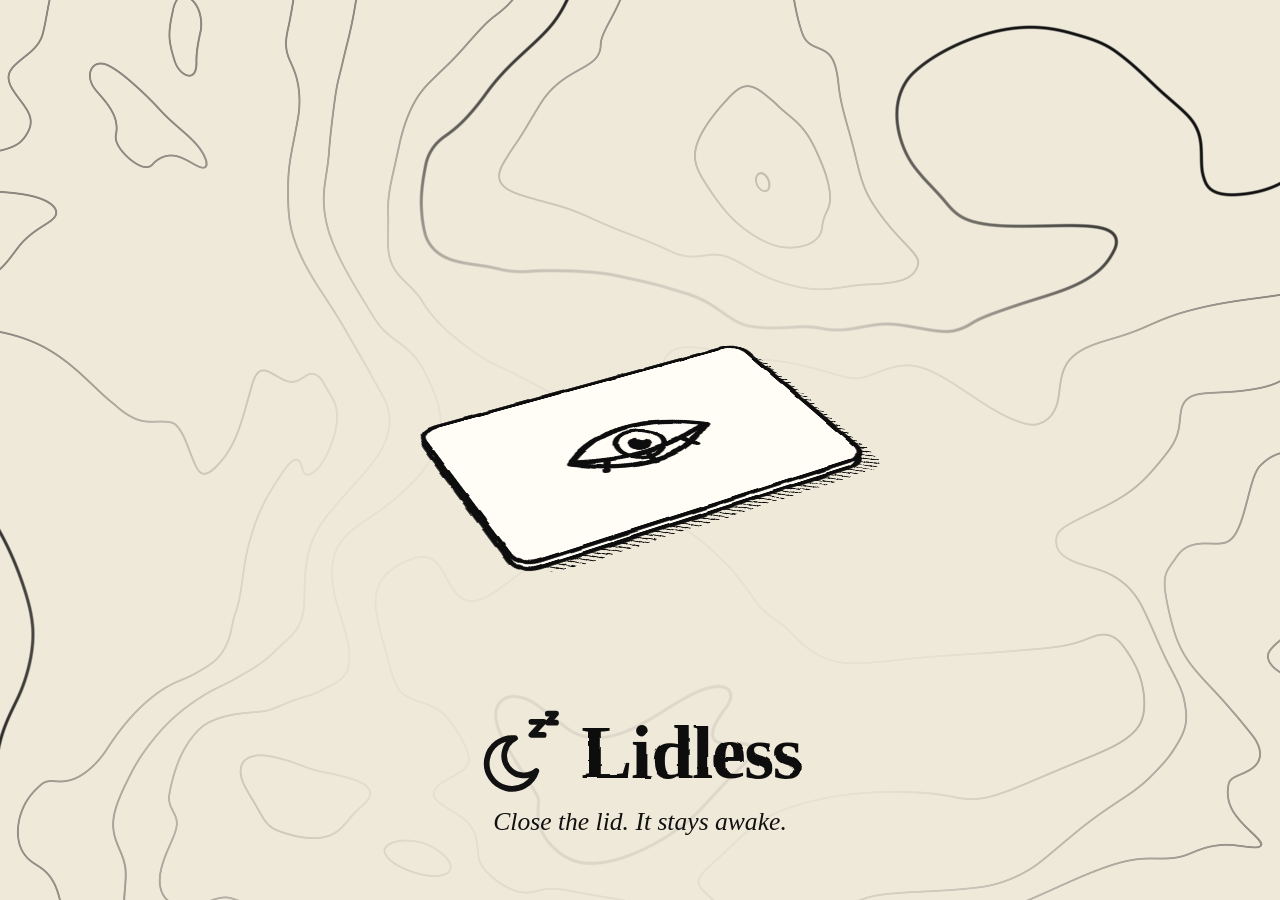
<file: portfolio/public/lidless/hero.html>
<!doctype html>
<!-- Lidless hero, "hand-drawn" style. ?fmt=wide|story  ?t=SECONDS freezes a frame. window.setT(t) for frame-exact capture. -->
<html><head><meta charset="utf-8"><title>Lidless</title>
<style>
*{box-sizing:border-box}html,body{margin:0;height:100%;background:#efe9da;overflow:hidden}
.hero{position:fixed;inset:0;--u:1vw;--cream:#fffdf6}
.story .hero{--u:1.85vw}.square .hero{--u:1.55vw}.square .scene{--top:49%}.square .brand{--bb:9%}
canvas{position:absolute;inset:0;width:100%;height:100%}
.scene{position:absolute;left:50%;top:var(--top,50%);width:calc(var(--u)*29);height:calc(var(--u)*19);transform:translate(-50%,-50%);perspective:calc(var(--u)*120)}
/* wobble each part, not the scene: Safari flattens 3D under a filtered ancestor */
.base,.face,.shadow{filter:url(#boilP)}
/* WebKit still mangles filtered faces inside preserve-3d: clean lines there */
.wk .base,.wk .face,.wk .shadow{filter:none}
.story .scene{--top:42%}
.laptop{position:absolute;inset:0;transform-style:preserve-3d;transform:rotateX(56deg) rotateZ(-28deg)}
.base,.lid,.face,.shadow{position:absolute;inset:0;border-radius:calc(var(--u)*1.4)}
.lid{transform-style:preserve-3d;transform-origin:50% 0;animation:lid 6s infinite}
.face{backface-visibility:hidden;display:flex;align-items:center;justify-content:center}
.face.inner{transform:rotateY(180deg) rotateZ(180deg)}
.face.outer{transform:translateZ(calc(var(--u)*.6))}
@keyframes lid{0%,10%{transform:rotateX(102deg)}30%{transform:rotateX(0deg);animation-timing-function:ease-out}31%,85%{transform:rotateX(0deg)}100%{transform:rotateX(102deg)}}
.eye{width:46%;overflow:visible}
.ball{transform-box:fill-box;transform-origin:center;animation:open 6s infinite}
@keyframes open{0%,38%{transform:scaleY(.06)}42%{transform:scaleY(1.12)}44%,81%{transform:scaleY(1)}84%,100%{transform:scaleY(.06)}}
.pup{animation:look 6s infinite}
@keyframes look{0%,46%{transform:translateX(0)}50%,58%{transform:translateX(-14px)}62%,70%{transform:translateX(14px)}74%,100%{transform:translateX(0)}}
.lash{animation:lash 6s infinite}
@keyframes lash{0%,38%{opacity:1}41%,82%{opacity:0}84%,100%{opacity:1}}
.keys{position:absolute;inset:14% 10% 34%;z-index:1;background:repeating-linear-gradient(90deg,#111 0 2px,transparent 2px 10%),repeating-linear-gradient(#111 0 2px,transparent 2px 25%);outline:2px solid #111}
.pad{position:absolute;left:36%;right:36%;bottom:8%;height:20%;z-index:1;border:2px solid #111}
.base{background:var(--cream);box-shadow:0 0 0 calc(var(--u)*.45) #111}
.face.outer{background:var(--cream);box-shadow:0 0 0 calc(var(--u)*.45) #111}
.face.inner{background:#111;box-shadow:0 0 0 calc(var(--u)*.45) #111,inset 0 0 0 calc(var(--u)*1) var(--cream),inset 0 0 0 calc(var(--u)*1.4) #111}
.shadow{transform:translate(calc(var(--u)*1.3),calc(var(--u)*1.3));background:repeating-linear-gradient(40deg,#111 0 1.6px,transparent 1.6px 6px)}
.screenmoon{width:30%}
.brand{position:absolute;left:0;right:0;bottom:var(--bb,7%);display:flex;flex-direction:column;align-items:center;gap:calc(var(--u)*1)}
.story .brand{--bb:24%}
@keyframes brand{0%,40%{opacity:0;transform:translateY(calc(var(--u)*1))}48%,84%{opacity:1;transform:none}92%,100%{opacity:0}}
.row{display:flex;align-items:center;gap:calc(var(--u)*1.6)}
svg.zz{width:calc(var(--u)*6.4);overflow:visible}
.zz .slash{stroke-dasharray:100 130;stroke-dashoffset:115;animation:slash 6s infinite}
@keyframes slash{0%,27%{stroke-dashoffset:115;animation-timing-function:ease-in}31%,86%{stroke-dashoffset:0;animation-timing-function:ease-in}92%,100%{stroke-dashoffset:115}}
.wm{font:bold calc(var(--u)*6)/1 "Times New Roman",serif;color:#111;letter-spacing:-.02em;filter:url(#boil2)}
.tg{font:italic calc(var(--u)*2) "Times New Roman",serif;color:#111}
.url{display:none;position:absolute;left:0;right:0;bottom:12%;text-align:center;font:calc(var(--u)*1.7) "Courier New",monospace;color:#111;letter-spacing:.04em}
.story .url{display:block}
</style></head><body>
<svg width="0" height="0" style="position:absolute">
  <filter id="boil" x="-60%" y="-120%" width="220%" height="300%"><feTurbulence id="bt" type="fractalNoise" baseFrequency=".035" numOctaves="2" seed="1"/><feDisplacementMap in="SourceGraphic" scale="5" xChannelSelector="R" yChannelSelector="G"/></filter>
  <filter id="boilP" x="-8%" y="-8%" width="116%" height="116%"><feTurbulence id="btP" type="fractalNoise" baseFrequency=".035" numOctaves="2" seed="1"/><feDisplacementMap in="SourceGraphic" scale="5" xChannelSelector="R" yChannelSelector="G"/></filter>
  <filter id="boil2"><feTurbulence id="bt2" type="fractalNoise" baseFrequency=".05" numOctaves="2" seed="1"/><feDisplacementMap in="SourceGraphic" scale="3" xChannelSelector="R" yChannelSelector="G"/></filter>
</svg>
<div class="hero"><canvas id="bg"></canvas>
  <div class="scene"><div class="laptop">
    <div class="shadow"></div>
    <div class="base"><div class="keys"></div><div class="pad"></div></div>
    <div class="lid">
      <div class="face inner"><svg class="screenmoon" viewBox="0 0 100 100"><path d="M58 18a34 34 0 1 0 26 52a28 28 0 1 1 -26 -52z" fill="none" stroke="#fffdf6" stroke-width="6" stroke-linejoin="round"/><path d="M70 22h12l-12 13h12" fill="none" stroke="#fffdf6" stroke-width="5" stroke-linecap="round" stroke-linejoin="round"/></svg></div>
      <div class="face outer"><svg class="eye" viewBox="-60 -36 120 72"><g class="ball"><path d="M-54 0 Q0 -46 54 0 Q0 46 -54 0z" fill="#fffdf6" stroke="#111" stroke-width="5" stroke-linejoin="round"/>
        <g class="pup"><circle r="17" fill="#fffdf6" stroke="#111" stroke-width="4"/><circle r="8" fill="#111"/><circle cx="5" cy="-6" r="3.5" fill="#fffdf6"/></g></g>
        <path class="lash" d="M-50 0 Q0 22 50 0 M-30 9 l-6 10 M0 12 v12 M30 9 l6 10" fill="none" stroke="#111" stroke-width="5" stroke-linecap="round"/></svg></div>
    </div>
  </div></div>
  <div class="brand"><div class="row">
    <svg class="zz" viewBox="0 0 100 100"><g fill="none" stroke="#111" stroke-width="7" stroke-linecap="round" stroke-linejoin="round"><path d="M44 32a31 31 0 1 0 26 40a24 24 0 1 1 -26 -40z"/><path d="M64 12h15L64 28h15"/><path d="M84 2h10L84 13h10"/></g><path class="slash" pathLength="100" d="M6 96L96 6" stroke="#e0301e" stroke-width="8" stroke-linecap="round"/></svg>
    <div class="wm">Lidless</div></div><div class="tg">Close the lid. It stays awake.</div></div>
  <div class="url">free for Mac · alexmcconnell.ie/lidless</div>
</div>
<script>
const Q=new URLSearchParams(location.search);if("GestureEvent" in window)document.body.classList.add("wk");const NOBG=Q.get("bg")==="0"||Q.get("bg")==="plain";if(NOBG){document.documentElement.style.background=document.body.style.background=Q.get("bg")==="plain"?"#efe9da":"transparent";document.getElementById("bg").remove();}const story=Q.get("fmt")==="story";if(story)document.body.classList.add("story");if(Q.get("fmt")==="square")document.body.classList.add("square");
const cv=document.getElementById("bg")||document.createElement("canvas"),gl=cv.getContext("webgl",{preserveDrawingBuffer:true});
const FS=`precision highp float;uniform vec2 r;uniform float t;uniform vec2 mc,ms;
float h(vec2 p){return fract(sin(dot(p,vec2(127.1,311.7)))*43758.5453);}
float n(vec2 p){vec2 i=floor(p),f=fract(p);f=f*f*(3.-2.*f);return mix(mix(h(i),h(i+vec2(1,0)),f.x),mix(h(i+vec2(0,1)),h(i+1.),f.x),f.y);}
float fbm(vec2 p){float v=0.,a=.5;mat2 m=mat2(1.6,1.2,-1.2,1.6);for(int i=0;i<4;i++){v+=a*n(p);p=m*p;a*=.45;}return v;}
float fbm3(vec2 p){float v=0.,a=.5;mat2 m=mat2(1.6,1.2,-1.2,1.6);for(int i=0;i<3;i++){v+=a*n(p);p=m*p;a*=.45;}return v;}
float F(vec2 p){vec2 q=vec2(fbm3(p+t*.03),fbm3(p+vec2(4.2,1.1)-t*.025));return fbm(p+1.7*q);}
void main(){float S=min(r.x,r.y);vec2 p=gl_FragCoord.xy/S*1.3;float e=1.3/S;float a=F(p);float N=17.;float v=a*N;
 float g=length(vec2(F(p+vec2(e,0.))*N-v,F(p+vec2(0.,e))*N-v))+1e-4;float fv=fract(v);float d=min(fv,1.-fv)/g;
 float k=floor(v+.5);float mj=mod(k,5.)<.5?1.:0.;float ln=1.-smoothstep(.5,1.5+mj,d);
 vec2 cc=(gl_FragCoord.xy-mc*r)/S;float mk=mix(.08,1.,smoothstep(.22,.6,length(cc*ms)));
 gl_FragColor=vec4(mix(vec3(.937,.914,.855),vec3(.07),ln*(.45+.55*mj)*mk),1.);}`;
const mk=(ty,s)=>{const o=gl.createShader(ty);gl.shaderSource(o,s);gl.compileShader(o);return o};
const pr=gl.createProgram();gl.attachShader(pr,mk(gl.VERTEX_SHADER,"attribute vec2 p;void main(){gl_Position=vec4(p,0.,1.);}"));gl.attachShader(pr,mk(gl.FRAGMENT_SHADER,FS));gl.linkProgram(pr);gl.useProgram(pr);
gl.bindBuffer(gl.ARRAY_BUFFER,gl.createBuffer());gl.bufferData(gl.ARRAY_BUFFER,new Float32Array([-1,-1,1,-1,-1,1,1,1]),gl.STATIC_DRAW);gl.enableVertexAttribArray(0);gl.vertexAttribPointer(0,2,gl.FLOAT,false,0,0);
gl.uniform2fv(gl.getUniformLocation(pr,"mc"),story?[.5,.45]:[.5,.34]);gl.uniform2fv(gl.getUniformLocation(pr,"ms"),story?[1.,.62]:[.7,.8]);
const ur=gl.getUniformLocation(pr,"r"),ut=gl.getUniformLocation(pr,"t");
function draw(t){const d=Math.min(devicePixelRatio,2),w=innerWidth*d|0,hh=innerHeight*d|0;if(cv.width!==w||cv.height!==hh){cv.width=w;cv.height=hh}
 gl.viewport(0,0,w,hh);gl.uniform2f(ur,w,hh);gl.uniform1f(ut,20+t);gl.drawArrays(gl.TRIANGLE_STRIP,0,4);}
function seed(t){const s=Math.floor(t/.14)%3+1;document.getElementById("bt").setAttribute("seed",s);document.getElementById("bt2").setAttribute("seed",s);document.getElementById("btP").setAttribute("seed",s)}
window.setT=t=>{document.getAnimations().forEach(a=>{a.pause();a.currentTime=(t*1000)%6000});seed(t);draw(t)};
if(Q.get("t")!==null)setT(+Q.get("t"));
else{const t0=performance.now();(function f(){const t=(performance.now()-t0)/1000;draw(t);requestAnimationFrame(f)})();setInterval(()=>seed((performance.now()-t0)/1000),140);}
</script></body></html>
</file>
